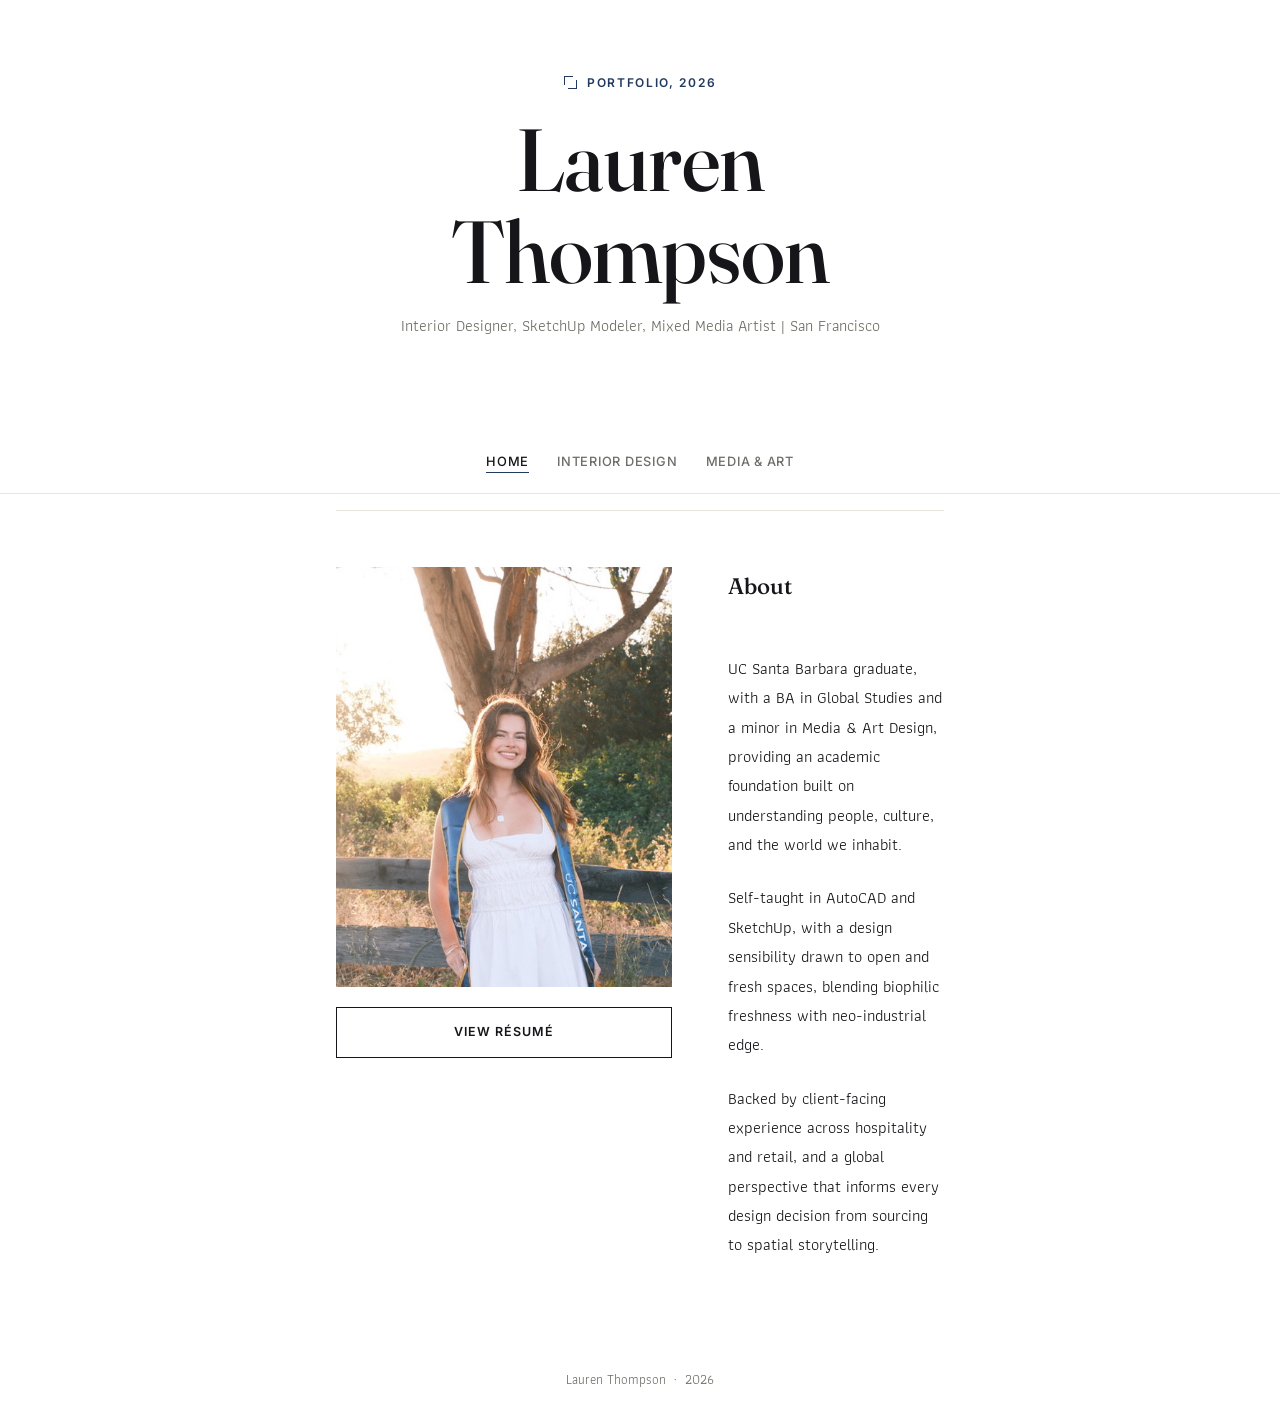
<file: index.html>
<!DOCTYPE html>
<html lang="en"><head><meta http-equiv="Content-Type" content="text/html; charset=UTF-8">

  <meta name="viewport" content="width=device-width, initial-scale=1">

  <title>Lauren Thompson ~ portfolio</title>

  <link rel="preconnect" href="https://fonts.googleapis.com">
  <link rel="preconnect" href="https://fonts.gstatic.com" crossorigin>
  <link rel="stylesheet" href="https://fonts.googleapis.com/css2?family=Fraunces:opsz,wght@9..144,400;9..144,500;9..144,600&family=Athiti:wght@400;500;600&family=Inter:wght@400;500;600&display=swap">
  <link rel="stylesheet" href="./style.css">
</head>
<body>

<header class="home-hero wrap">
  <p class="eyebrow"><span class="frame-mark"></span> Portfolio, 2026</p>
  <h1>Lauren Thompson</h1>
  <p class="role">Interior Designer, SketchUp Modeler, Mixed Media Artist | San Francisco</p>
</header>

<nav class="site-nav">
  <div class="wrap">
    <ul>
      <li><a href="./index.html" aria-current="page">Home</a></li>
      <li><a href="./interior-design.html">Interior Design</a></li>
      <li><a href="./media-art.html">Media &amp; Art</a></li>
    </ul>
  </div>
</nav>

<main class="wrap">
  <section class="about">
    <div class="about-media">
      <figure class="about-photo">
        <img src="./media/about/lauren-portrait.jpg" alt="Lauren Thompson" fetchpriority="high">
      </figure>
      <a class="resume-link" href="./files/Lauren_Thompson_CV.pdf" target="_blank" rel="noopener">View R&eacute;sum&eacute;</a>
    </div>

    <div class="about-body">
      <h2>About</h2>
      <p>UC Santa Barbara graduate, with a BA in Global Studies and a minor in Media &amp; Art Design, providing an academic foundation built on understanding people, culture, and the world we inhabit.</p>
      <p>Self-taught in AutoCAD and SketchUp, with a design sensibility drawn to open and fresh spaces, blending biophilic freshness with neo-industrial edge.</p>
      <p>Backed by client-facing experience across hospitality and retail, and a global perspective that informs every design decision from sourcing to spatial storytelling.</p>
    </div>
  </section>
</main>

<footer class="wrap">
  <!-- SWAP: your name and email -->
  <p>Lauren Thompson &nbsp;&middot;&nbsp; 2026</p>
</footer>

</body></html>
</file>
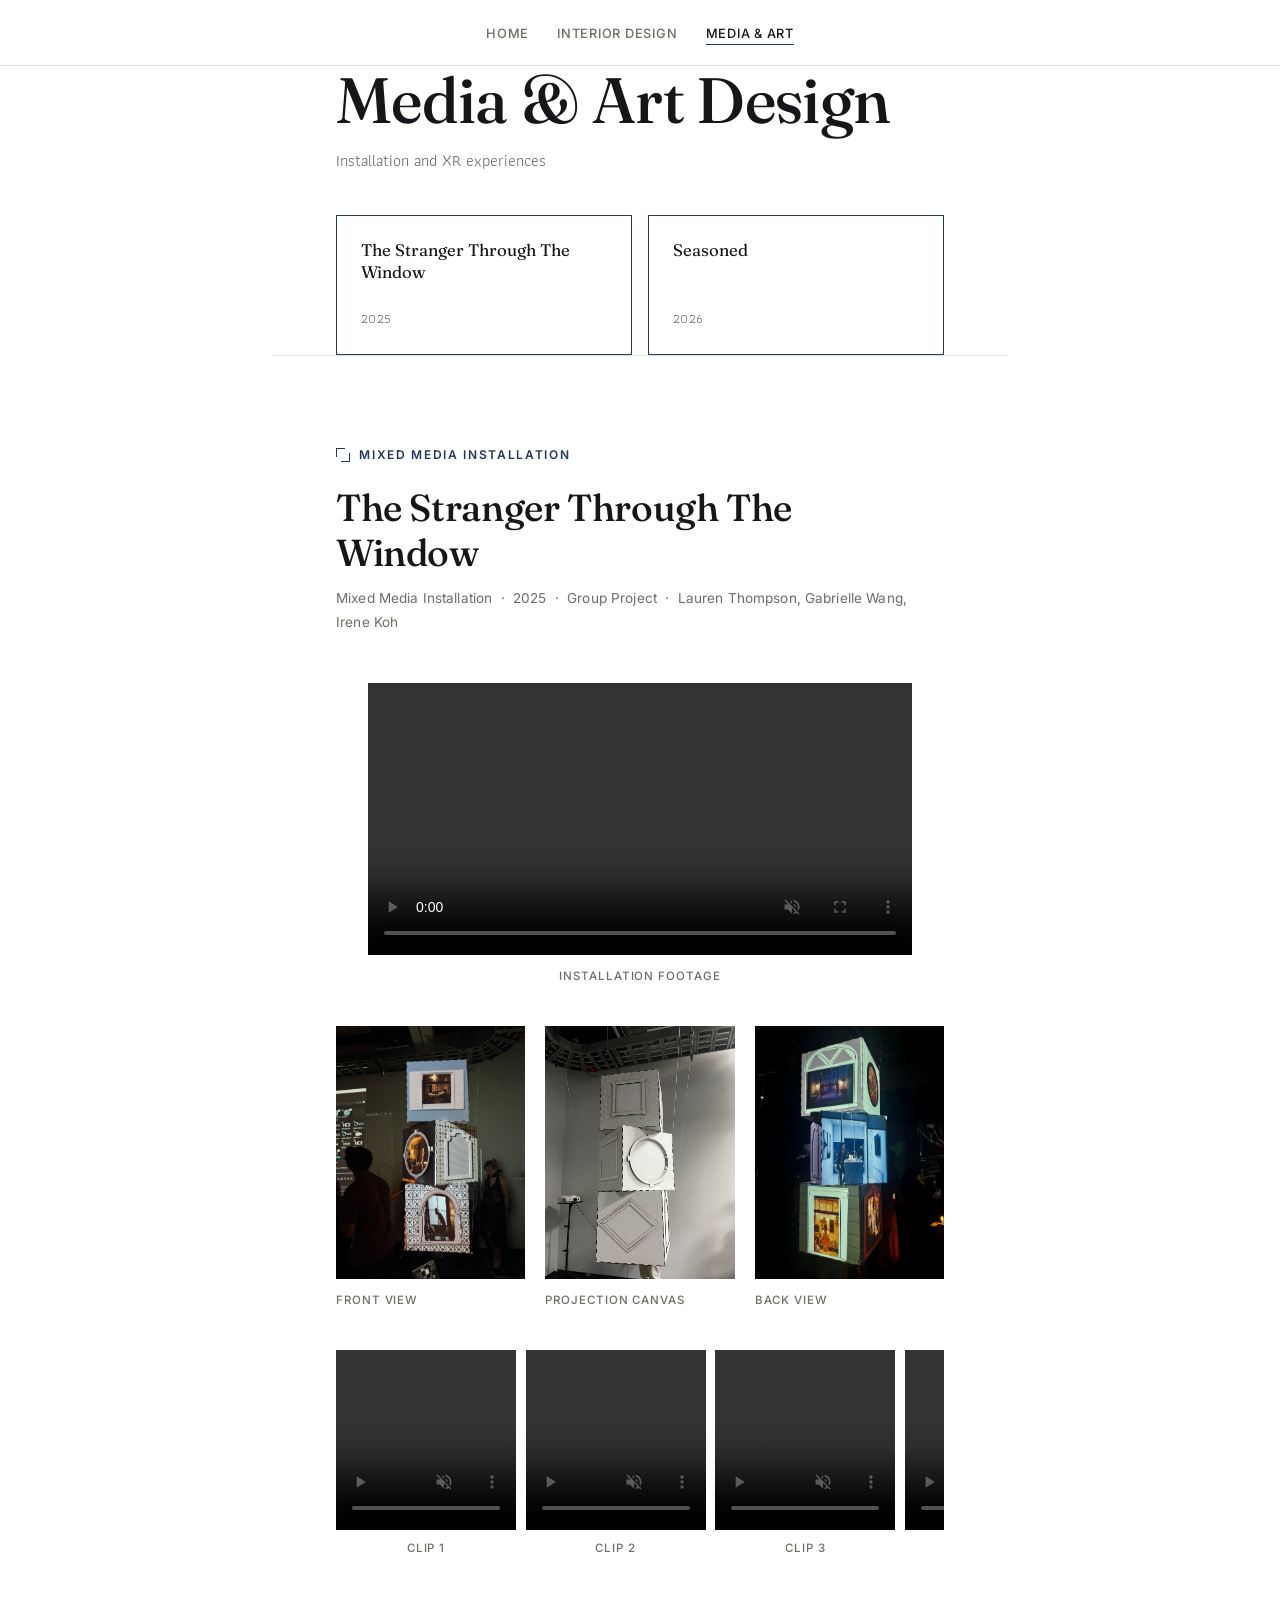
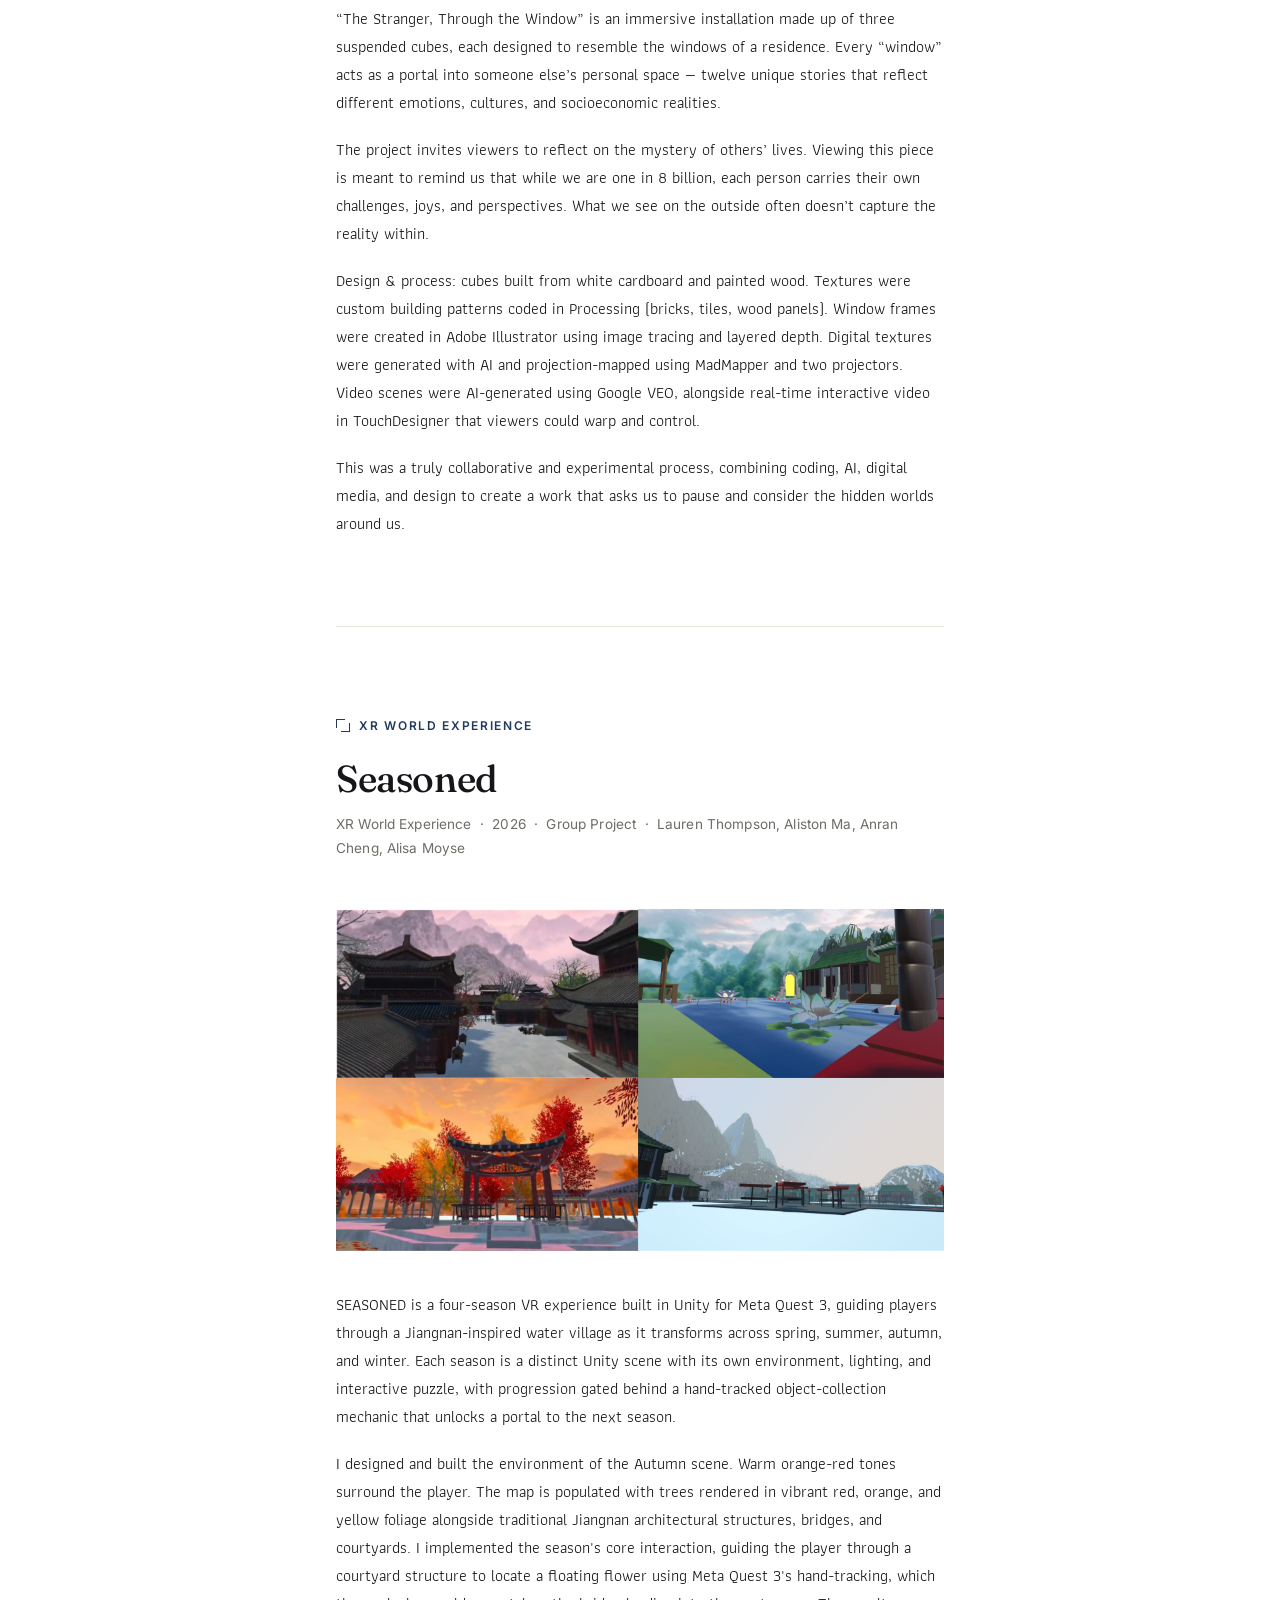
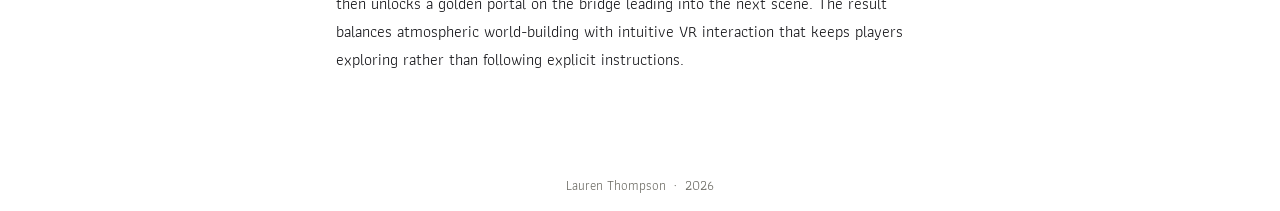
<file: media-art.html>
<!DOCTYPE html>
<html lang="en"><head><meta http-equiv="Content-Type" content="text/html; charset=UTF-8">

  <meta name="viewport" content="width=device-width, initial-scale=1">

  <title>Media &amp; Art Design ~ Lauren Thompson</title>

  <link rel="preconnect" href="https://fonts.googleapis.com">
  <link rel="preconnect" href="https://fonts.gstatic.com" crossorigin>
  <link rel="stylesheet" href="https://fonts.googleapis.com/css2?family=Fraunces:opsz,wght@9..144,400;9..144,500;9..144,600&family=Athiti:wght@400;500;600&family=Inter:wght@400;500;600&display=swap">
  <link rel="stylesheet" href="./style.css">
</head>
<body>

<nav class="site-nav">
  <div class="wrap">
    <ul>
      <li><a href="./index.html">Home</a></li>
      <li><a href="./interior-design.html">Interior Design</a></li>
      <li><a href="./media-art.html" aria-current="page">Media &amp; Art</a></li>
    </ul>
  </div>
</nav>

<header class="wrap">
  <h1>Media &amp; Art Design</h1>
  <p class="role">Installation and XR experiences</p>

  <ul class="index">
    <li><a href="#project-stranger"><span class="title">The Stranger Through The Window</span><span class="year">2025</span></a></li>
    <li><a href="#project-seasoned"><span class="title">Seasoned</span><span class="year">2026</span></a></li>
  </ul>
</header>

<main class="wrap">

  <section class="project" id="project-stranger">
    <p class="eyebrow"><span class="frame-mark"></span> Mixed Media Installation</p>
    <h2>The Stranger Through The Window</h2>
    <p class="meta">Mixed Media Installation &nbsp;&middot;&nbsp; 2025 &nbsp;&middot;&nbsp; Group Project &nbsp;&middot;&nbsp; Lauren Thompson, Gabrielle Wang, Irene Koh</p>

    <!-- CAPTION: edit the text inside <figcaption>...</figcaption> below. -->
    <figure class="video-feature">
      <video controls muted preload="metadata">
        <source src="./media/thompson_stranger_00.mp4">
      </video>
      <figcaption>Installation footage</figcaption>
    </figure>

    <!-- CAPTIONS: edit the text inside each <figcaption>...</figcaption> below. -->
    <div class="image-row">
      <figure>
        <img src="./media/thompson_stranger_03.JPG" alt="Suspended cube, projection mapped, view 1" loading="lazy" decoding="async">
        <figcaption>Front View</figcaption>
      </figure>

      <figure>
        <img src="./media/thompson_stranger_02.jpeg" alt="Suspended cube, projection mapped, view 2" loading="lazy" decoding="async">
        <figcaption>Projection Canvas</figcaption>
      </figure>

      <figure>
        <img src="./media/thompson_stranger_05.jpg" alt="Suspended cube, projection mapped, view 3" loading="lazy" decoding="async">
        <figcaption>Back View</figcaption>
      </figure>
    </div>

    <!-- CAPTIONS: edit the text inside each <figcaption>...</figcaption> below. -->
    <div class="video-filmstrip">
      <figure>
        <video controls muted playsinline preload="metadata"><source src="./media/thompson_stranger_17.mp4"></video>
        <figcaption>Clip 1</figcaption>
      </figure>
      <figure>
        <video controls muted playsinline preload="metadata"><source src="./media/thompson_stranger_18.mp4"></video>
        <figcaption>Clip 2</figcaption>
      </figure>
      <figure>
        <video controls muted playsinline preload="metadata"><source src="./media/thompson_stranger_19.mp4"></video>
        <figcaption>Clip 3</figcaption>
      </figure>
      <figure>
        <video controls muted playsinline preload="metadata"><source src="./media/thompson_stranger_20.mp4"></video>
        <figcaption>Clip 4</figcaption>
      </figure>
      <figure>
        <video controls muted playsinline preload="metadata"><source src="./media/thompson_stranger_21.mp4"></video>
        <figcaption>Clip 5</figcaption>
      </figure>
      <figure>
        <video controls muted playsinline preload="metadata"><source src="./media/thompson_stranger_22.mp4"></video>
        <figcaption>Clip 6</figcaption>
      </figure>
      <figure>
        <video controls muted playsinline preload="metadata"><source src="./media/thompson_stranger_23.mp4"></video>
        <figcaption>Clip 7</figcaption>
      </figure>
      <figure>
        <video controls muted playsinline preload="metadata"><source src="./media/thompson_stranger_24.mp4"></video>
        <figcaption>Clip 8</figcaption>
      </figure>
      <figure>
        <video controls muted playsinline preload="metadata"><source src="./media/thompson_stranger_25.mp4"></video>
        <figcaption>Clip 9</figcaption>
      </figure>
    </div>

    <div class="abstract-block">
      <div class="annotated-text">
      <p>&ldquo;The Stranger, Through the Window&rdquo; is an immersive installation made up of three suspended cubes, each designed to resemble the windows of a residence. Every &ldquo;window&rdquo; acts as a portal into someone else&rsquo;s personal space &mdash; twelve unique stories that reflect different emotions, cultures, and socioeconomic realities.</p>

      <p>The project invites viewers to reflect on the mystery of others&rsquo; lives. Viewing this piece is meant to remind us that while we are one in 8 billion, each person carries their own challenges, joys, and perspectives. What we see on the outside often doesn&rsquo;t capture the reality within.</p>

      <p>Design &amp; process: cubes built from white cardboard and painted wood. Textures were custom building patterns coded in Processing (bricks, tiles, wood panels). Window frames were created in Adobe Illustrator using image tracing and layered depth. Digital textures were generated with AI and projection-mapped using MadMapper and two projectors. Video scenes were AI-generated using Google VEO, alongside real-time interactive video in TouchDesigner that viewers could warp and control.</p>

      <p>This was a truly collaborative and experimental process, combining coding, AI, digital media, and design to create a work that asks us to pause and consider the hidden worlds around us.</p>
      </div>
    </div>
  </section>

  <section class="project" id="project-seasoned">
    <p class="eyebrow"><span class="frame-mark"></span> XR World Experience</p>
    <h2>Seasoned</h2>
    <p class="meta">XR World Experience &nbsp;&middot;&nbsp; 2026 &nbsp;&middot;&nbsp; Group Project &nbsp;&middot;&nbsp; Lauren Thompson, Aliston Ma, Anran Cheng, Alisa Moyse</p>

    <!-- CAPTION: edit the text inside <figcaption>...</figcaption> below. -->
    <figure>
      <img src="./media/thompson_seasoned_01.png" alt="Seasoned XR world, in progress" loading="lazy" decoding="async">
    </figure>
    <div class="abstract-block">
      <div class="annotated-text">
      <p>SEASONED is a four-season VR experience built in Unity for Meta Quest 3, guiding players through a Jiangnan-inspired water village as it transforms across spring, summer, autumn, and winter. Each season is a distinct Unity scene with its own environment, lighting, and interactive puzzle, with progression gated behind a hand-tracked object-collection mechanic that unlocks a portal to the next season.</p>

 <p> I designed and built the environment of the Autumn scene.  Warm orange-red tones surround the player. The map is populated with trees rendered in vibrant red, orange, and yellow foliage alongside traditional Jiangnan architectural structures, bridges, and courtyards. I implemented the season's core interaction, guiding the player through a courtyard structure to locate a floating flower using Meta Quest 3's hand-tracking, which then unlocks a golden portal on the bridge leading into the next scene. The result balances atmospheric world-building with intuitive VR interaction that keeps players exploring rather than following explicit instructions.</p>
      </div>
    </div>
  </section>

</main>

<footer class="wrap">
  <!-- SWAP: your name and email -->
  <p>Lauren Thompson &nbsp;&middot;&nbsp; 2026</p>
</footer>

<script src="./script.js" defer></script>

</body></html>
</file>
<file: style.css>
/* ==========================================================
   Lauren Thompson — portfolio stylesheet
   Direction: quiet gallery wall / viewfinder
   A recurring thread in the work is looking through a frame
   into someone else's space (windows, floor plans, seasons) —
   the corner-bracket mark below is that motif, used sparingly
   as the one signature device.
   Palette:  gallery white, ink, muted stone, blueprint navy
   Type:     Fraunces (display) + Athiti (body) + Inter (UI / labels)
   ========================================================== */

:root {
  --bg:        #FFFFFF;
  --ink:       #16161A;
  --stone:     #6E6D66;   /* muted grey for meta / captions */
  --line:      #E6E4DD;   /* hairline rules */
  --line-soft: #F1F0EA;
  --navy:      #223A5E;   /* blueprint accent */
  --paper:     #FAFAF8;   /* faint section wash */
}

* { box-sizing: border-box; }

html {
  scroll-behavior: smooth;
}

body {
  font-family: 'Athiti', sans-serif;
  font-size: 1.05rem;
  line-height: 1.75;
  letter-spacing: 0;
  color: var(--ink);
  background: var(--bg);
  margin: 0;
  -webkit-font-smoothing: antialiased;
}

@media (prefers-reduced-motion: reduce) {
  html { scroll-behavior: auto; }
}

.wrap {
  max-width: 46rem;
  margin: 0 auto;
  padding: 0 clamp(1.5rem, 6vw, 4rem);
}

/* ---------- signature mark: viewfinder corners ---------- */

.frame-mark {
  display: inline-block;
  width: 0.85rem;
  height: 0.85rem;
  position: relative;
  flex-shrink: 0;
}

.frame-mark::before,
.frame-mark::after {
  content: '';
  position: absolute;
  width: 0.5rem;
  height: 0.5rem;
  border: 1.5px solid var(--navy);
}

.frame-mark::before {
  top: 0; left: 0;
  border-right: none;
  border-bottom: none;
}

.frame-mark::after {
  bottom: 0; right: 0;
  border-left: none;
  border-top: none;
}

/* ---------- site nav (sticky, centered menu) ---------- */

.site-nav {
  position: sticky;
  top: 0;
  z-index: 20;
  background: var(--bg);
  border-bottom: 1px solid var(--line);
}

.site-nav .wrap {
  display: flex;
  align-items: center;
  justify-content: center;
  flex-wrap: wrap;
  padding-top: 1.1rem;
  padding-bottom: 1.1rem;
}

.site-nav ul {
  list-style: none;
  display: flex;
  gap: 1.75rem;
  margin: 0;
  padding: 0;
}

@media (max-width: 30rem) {
  .site-nav .wrap {
    padding-left: 1.5rem;
    padding-right: 1.5rem;
  }

  .site-nav ul {
    gap: 1.25rem;
  }

  .home-hero {
    padding-left: 1rem;
    padding-right: 1rem;
  }
}

.site-nav a {
  text-decoration: none;
  font-family: 'Inter', sans-serif;
  font-weight: 500;
  font-size: 0.8rem;
  letter-spacing: 0.06em;
  text-transform: uppercase;
  color: var(--stone);
  padding-bottom: 0.2rem;
  border-bottom: 1px solid transparent;
  transition: color 0.15s ease, border-color 0.15s ease;
}

.site-nav a:hover,
.site-nav a:focus-visible,
.site-nav a[aria-current="page"] {
  color: var(--ink);
  border-color: var(--navy);
}

/* ---------- home hero (name header, home page only) ---------- */

.home-hero {
  text-align: center;
  padding-top: 4.5rem;
  padding-bottom: 3rem;
  border-bottom: none;
}

.home-hero .eyebrow {
  justify-content: center;
}

.home-hero h1 {
  font-family: 'Fraunces', serif;
  font-weight: 500;
  font-size: clamp(3rem, 8vw, 5.5rem);
  line-height: 1.05;
  letter-spacing: -0.01em;
  margin: 0 0 0.9rem;
}

.home-hero .role {
  margin-left: auto;
  margin-right: auto;
}

/* ---------- header ---------- */

header {
  padding: 4rem 0 3.5rem;
  border-bottom: 1px solid var(--line);
}

header .eyebrow {
  display: flex;
  align-items: center;
  gap: 0.6rem;
  font-family: 'Inter', sans-serif;
  font-weight: 600;
  font-size: 0.75rem;
  letter-spacing: 0.14em;
  text-transform: uppercase;
  color: var(--navy);
  margin: 0 0 1.25rem;
}

header h1 {
  font-family: 'Fraunces', serif;
  font-weight: 500;
  font-size: clamp(2.6rem, 7vw, 4rem);
  line-height: 1.05;
  letter-spacing: -0.01em;
  margin: 0 0 0.9rem;
}

header .role {
  font-size: 1rem;
  color: var(--stone);
  margin: 0 0 2.5rem;
  max-width: 34rem;
}

/* ---------- about (home page) ---------- */

.about {
  display: grid;
  grid-template-columns: minmax(0, 21rem) 1fr;
  gap: 3.5rem;
  padding: 3.5rem 0 6rem;
  border-top: 1px solid var(--line);
  margin-top: 1rem;
}

.about-photo {
  margin: 0;
}

.about-media {
  display: flex;
  flex-direction: column;
  gap: 1.25rem;
}

.about-photo img {
  width: 100%;
  aspect-ratio: 4 / 5;
  object-fit: cover;
  object-position: 50% 30%;
}

.about-photo figcaption {
  margin-top: 0.7rem;
}

.about-body {
  display: flex;
  flex-direction: column;
  justify-content: space-between;
  gap: 1.5rem;
  height: 100%;
}

.about-body h2 {
  font-family: 'Fraunces', serif;
  font-weight: 500;
  font-size: 1.4rem;
  margin: 0 0 1.5rem;
}

.about-body p {
  max-width: 34rem;
  color: var(--ink);
  font-size: 1.02rem;
  line-height: 1.8;
  margin: 0;
}

.resume-link {
  display: flex;
  align-items: center;
  justify-content: center;
  gap: 0.6rem;
  width: 100%;
  text-decoration: none;
  font-family: 'Inter', sans-serif;
  font-weight: 600;
  font-size: 0.78rem;
  letter-spacing: 0.08em;
  text-transform: uppercase;
  color: var(--ink);
  border: 1px solid var(--ink);
  padding: 0.85rem 1.4rem;
  transition: background 0.15s ease, color 0.15s ease;
}

.resume-link:hover,
.resume-link:focus-visible {
  background: var(--ink);
  color: #fff;
}

@media (max-width: 40rem) {
  .about {
    grid-template-columns: 1fr;
    gap: 2.25rem;
  }

  .about-photo img {
    aspect-ratio: 5 / 4;
    object-position: 50% 25%;
  }

  .about-body {
    height: auto;
    gap: 1.2rem;
  }
}

/* ---------- index / on-page nav ---------- */

.index {
  list-style: none;
  margin: 0;
  padding: 0;
  display: grid;
  grid-template-columns: repeat(2, 1fr);
  gap: 1rem;
}

.index li {
  margin: 0;
}

.index a {
  display: flex;
  flex-direction: column;
  align-items: flex-start;
  justify-content: space-between;
  gap: 1.5rem;
  height: 100%;
  min-height: 7rem;
  padding: 1.5rem;
  text-decoration: none;
  color: var(--ink);
  border: 1.5px solid var(--navy);
  transition: background 0.15s ease, color 0.15s ease;
}

.index a:hover,
.index a:focus-visible {
  background: var(--navy);
  color: #fff;
}

.index a:hover .year,
.index a:focus-visible .year {
  color: rgba(255, 255, 255, 0.72);
}

.index .title {
  font-family: 'Fraunces', serif;
  font-size: 1.05rem;
  line-height: 1.3;
}

.index .year {
  font-size: 0.8rem;
  color: var(--stone);
  letter-spacing: 0.03em;
  transition: color 0.15s ease;
}

@media (max-width: 30rem) {
  .index {
    grid-template-columns: 1fr;
  }
}

/* ---------- projects ---------- */

main {
  padding: 1rem 0 2rem;
}

.project {
  position: relative;
  padding: 5.5rem 0;
  border-bottom: 1px solid var(--line);
  scroll-margin-top: 4.5rem;
}

.project:last-child {
  border-bottom: none;
}

.project .eyebrow {
  display: flex;
  align-items: center;
  gap: 0.6rem;
  font-family: 'Inter', sans-serif;
  font-weight: 600;
  font-size: 0.75rem;
  letter-spacing: 0.14em;
  text-transform: uppercase;
  color: var(--navy);
  margin: 0 0 1.25rem;
}

.project h2 {
  font-family: 'Fraunces', serif;
  font-weight: 500;
  font-size: clamp(1.7rem, 3.6vw, 2.35rem);
  line-height: 1.2;
  letter-spacing: -0.01em;
  margin: 0 0 0.75rem;
  max-width: 30rem;
}

.project h2 + .project-subhead {
  margin-top: -0.5rem;
}

.project-subhead {
  font-family: 'Athiti', sans-serif;
  font-size: 1rem;
  color: var(--stone);
  margin: 0 0 1.25rem;
}

.project .meta {
  font-family: 'Inter', sans-serif;
  font-size: 0.85rem;
  color: var(--stone);
  letter-spacing: 0.01em;
  margin: 0 0 3rem;
}

.project .annotated-text {
  max-width: 38rem;
}

.project .annotated-text p {
  margin: 0 0 1.2rem;
  color: var(--ink);
  font-size: 1rem;
  line-height: 1.75;
}

.project .annotated-text p:last-child {
  margin-bottom: 0;
}

/* ---------- abstract ---------- */

.abstract-block {
  max-width: 38rem;
}

/* ---------- media ---------- */

figure {
  margin: 2.5rem 0;
}

img, video {
  max-width: 100%;
  display: block;
  width: 100%;
  height: auto;
  background: var(--paper);
}

figcaption {
  font-family: 'Inter', sans-serif;
  font-weight: 500;
  font-size: 0.72rem;
  letter-spacing: 0.08em;
  text-transform: uppercase;
  color: var(--stone);
  margin-top: 0.7rem;
}

/* ---------- before / after + floor plan ---------- */

.before-after,
.floor-plans {
  display: grid;
  grid-template-columns: 1fr 1fr;
  gap: 1.25rem;
  margin: 2.5rem 0;
}

.before-after figure,
.floor-plans figure {
  margin: 0;
}

.before-after figcaption {
  color: var(--navy);
}

.floor-plans .floor-plan img {
  aspect-ratio: 4 / 3;
  object-fit: contain;
  background: var(--paper);
}

@media (max-width: 36rem) {
  .before-after,
  .floor-plans {
    grid-template-columns: 1fr;
  }
}

.floor-plan-single {
  margin: 2.5rem 0;
  max-width: 30rem;
}

.floor-plan-single figcaption {
  color: var(--navy);
}

/* ---------- view larger button (styled to match .index project-grid buttons) ---------- */

.view-larger {
  display: inline-flex;
  align-items: center;
  margin-top: 0.9rem;
  font-family: 'Inter', sans-serif;
  font-weight: 600;
  font-size: 0.72rem;
  letter-spacing: 0.08em;
  text-transform: uppercase;
  color: var(--ink);
  background: none;
  border: 1.5px solid var(--navy);
  padding: 0.6rem 1rem;
  cursor: pointer;
  transition: background 0.15s ease, color 0.15s ease;
}

.view-larger:hover,
.view-larger:focus-visible {
  background: var(--navy);
  color: #fff;
}

/* ---------- lightbox ---------- */

.lightbox {
  position: fixed;
  inset: 0;
  display: none;
  align-items: center;
  justify-content: center;
  background: rgba(22, 22, 26, 0.94);
  padding: clamp(1.25rem, 5vw, 3rem);
  z-index: 100;
}

.lightbox.open {
  display: flex;
}

.lightbox img {
  max-width: 100%;
  max-height: 100%;
  width: auto;
  height: auto;
  background: none;
}

.lightbox-close {
  position: absolute;
  top: 1.25rem;
  right: 1.5rem;
  background: none;
  border: 1px solid rgba(255, 255, 255, 0.4);
  color: #fff;
  width: 2.5rem;
  height: 2.5rem;
  font-size: 1.4rem;
  line-height: 1;
  cursor: pointer;
  display: flex;
  align-items: center;
  justify-content: center;
  transition: background 0.15s ease, border-color 0.15s ease;
}

.lightbox-close:hover,
.lightbox-close:focus-visible {
  background: rgba(255, 255, 255, 0.15);
  border-color: #fff;
}

@media (max-width: 30rem) {
  .lightbox-close {
    top: 0.75rem;
    right: 0.75rem;
  }
}

/* ---------- slideshow ---------- */

.slideshow {
  position: relative;
  margin: 2.5rem 0;
}

.slideshow .slides {
  position: relative;
  background: var(--paper);
  overflow: hidden;
  aspect-ratio: 4 / 3;
}

.slideshow .slide {
  position: absolute;
  inset: 0;
  width: 100%;
  height: 100%;
  object-fit: contain;
  opacity: 0;
  transform: translateX(0);
  transition: transform 0.5s cubic-bezier(0.4, 0, 0.2, 1);
  pointer-events: none;
}

.slideshow .slide.active {
  opacity: 1;
  pointer-events: auto;
  z-index: 2;
}

.slide-btn {
  position: absolute;
  top: 50%;
  transform: translateY(-50%);
  background: rgba(255, 255, 255, 0.88);
  border: 1.5px solid var(--navy);
  border-radius: 0;
  color: var(--ink);
  width: 2.25rem;
  height: 2.25rem;
  font-size: 1.1rem;
  line-height: 1;
  cursor: pointer;
  display: flex;
  align-items: center;
  justify-content: center;
  transition: background 0.15s ease, border-color 0.15s ease, color 0.15s ease;
  z-index: 5;
}

.slide-btn:hover {
  background: var(--navy);
  color: #fff;
  border-color: var(--navy);
}

.slide-btn.prev { left: 0.75rem; }
.slide-btn.next { right: 0.75rem; }

.slide-dots {
  display: flex;
  justify-content: center;
  flex-wrap: wrap;
  gap: 0.4rem;
  margin-top: 1rem;
}

.slide-dots .dot {
  width: 1rem;
  height: 2px;
  border: none;
  background: var(--line);
  padding: 0;
  cursor: pointer;
  transition: background 0.15s ease, width 0.15s ease;
}

.slide-dots .dot.active {
  background: var(--navy);
  width: 1.6rem;
}

/* ---------- mov row + image row (Stranger project) ---------- */

.mov-row,
.image-row {
  display: grid;
  gap: 1.25rem;
  margin: 2.5rem 0;
}

.mov-row {
  grid-template-columns: 1fr 1fr;
}

.image-row {
  grid-template-columns: repeat(3, 1fr);
}

.mov-row figure,
.image-row figure {
  margin: 0;
}

.mov-row video {
  width: 100%;
}

@media (max-width: 36rem) {
  .mov-row,
  .image-row {
    grid-template-columns: 1fr;
  }
}

/* ---------- video feature (single large centered video) ---------- */

.video-feature {
  max-width: 34rem;
  margin: 2.5rem auto;
  text-align: center;
}

.video-feature video {
  width: 100%;
  display: block;
  background: var(--paper);
}

.video-feature figcaption {
  text-align: center;
}

/* ---------- video filmstrip (horizontal scroll, within page margins) ---------- */

.video-filmstrip {
  display: flex;
  gap: 0.6rem;
  overflow-x: auto;
  scroll-snap-type: x proximity;
  margin: 2.5rem 0;
  padding-bottom: 0.4rem;
  -webkit-overflow-scrolling: touch;
  scrollbar-width: thin;
  scrollbar-color: var(--line) transparent;
}

.video-filmstrip::-webkit-scrollbar {
  height: 5px;
}

.video-filmstrip::-webkit-scrollbar-thumb {
  background: var(--line);
}

.video-filmstrip::-webkit-scrollbar-track {
  background: transparent;
}

.video-filmstrip figure {
  flex: 0 0 auto;
  width: 180px;
  margin: 0;
  scroll-snap-align: start;
}

.video-filmstrip video {
  width: 180px;
  height: 180px;
  object-fit: cover;
  background: var(--paper);
  display: block;
}

.video-filmstrip figcaption {
  text-align: center;
  margin-top: 0.5rem;
}

@media (max-width: 36rem) {
  .video-filmstrip figure {
    width: 130px;
  }

  .video-filmstrip video {
    width: 130px;
    height: 130px;
  }
}

/* ---------- sub-section (project group header, e.g. Furniture Design) ---------- */

.subsection-intro {
  max-width: 34rem;
  margin: 0 0 3rem;
}

.subsection-intro h3 {
  font-family: 'Fraunces', serif;
  font-weight: 500;
  font-size: 1.3rem;
  margin: 0 0 0.6rem;
}

.subsection-intro p {
  color: var(--stone);
  font-size: 0.92rem;
  margin: 0;
}

/* ---------- furniture pieces ---------- */

.piece {
  margin: 0 0 3.75rem;
}

.piece:last-child {
  margin-bottom: 0;
}

.piece-heading {
  display: flex;
  align-items: baseline;
  gap: 0.75rem;
  margin: 0 0 0.35rem;
  flex-wrap: wrap;
}

.piece-heading h4 {
  font-family: 'Fraunces', serif;
  font-weight: 500;
  font-size: 1.15rem;
  margin: 0;
}

.piece-tag {
  font-family: 'Inter', sans-serif;
  font-size: 0.68rem;
  font-weight: 600;
  letter-spacing: 0.08em;
  text-transform: uppercase;
  color: var(--navy);
  border: 1px solid var(--line);
  padding: 0.15rem 0.5rem;
}

.piece-note {
  color: var(--stone);
  font-size: 0.92rem;
  max-width: 34rem;
  margin: 0 0 1.5rem;
}

.piece-grid {
  display: grid;
  grid-template-columns: repeat(3, 1fr);
  gap: 1rem;
  margin: 0;
}

.piece-grid figure {
  margin: 0;
}

@media (max-width: 36rem) {
  .piece-grid {
    grid-template-columns: 1fr;
  }
}

/* ---------- misc / coursework grid ---------- */

.misc-grid {
  display: grid;
  grid-template-columns: repeat(3, 1fr);
  gap: 0.5rem;
  margin: 0 0 1rem;
}

.misc-grid img {
  aspect-ratio: 1 / 1;
  object-fit: cover;
  background: var(--paper);
}

@media (max-width: 30rem) {
  .misc-grid {
    grid-template-columns: repeat(2, 1fr);
  }
}

/* ---------- footer ---------- */

footer {
  padding: 3.5rem 0 4rem;
  font-size: 0.82rem;
  color: var(--stone);
  text-align: center;
}

/* ---------- links ---------- */

a {
  color: var(--navy);
}

/* ---------- focus visibility (accessibility) ---------- */

a:focus-visible,
img:focus-visible,
button:focus-visible {
  outline: 2px solid var(--navy);
  outline-offset: 2px;
}
</file>
